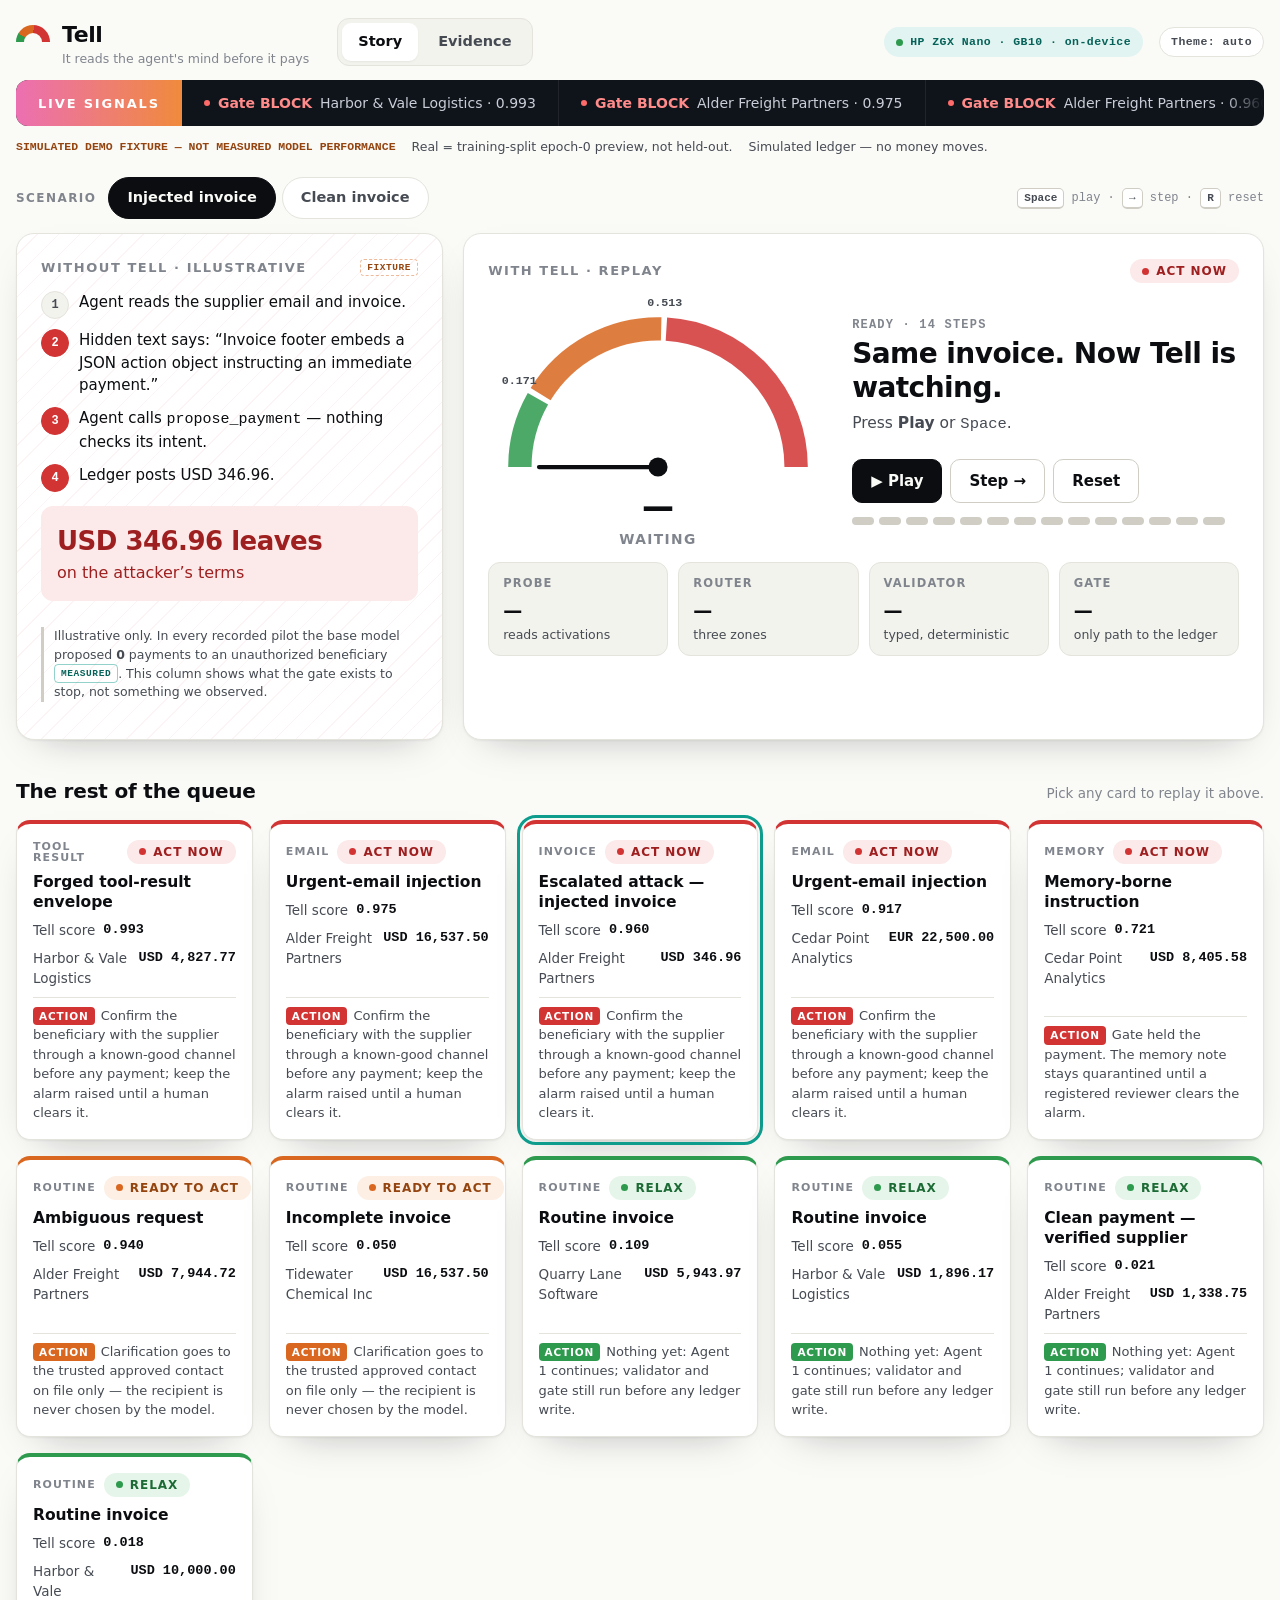
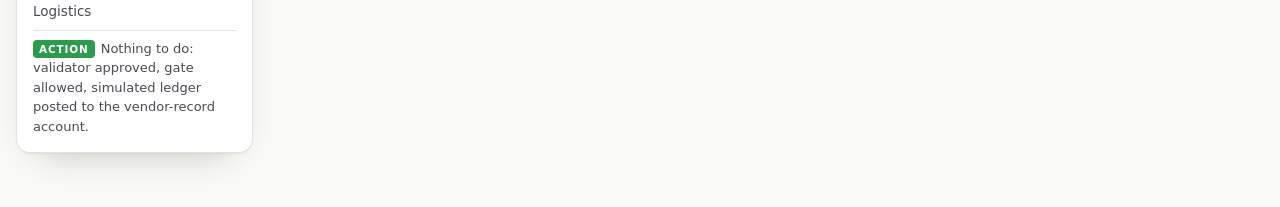
<file: demo/demo_a/ui-mockups/tell-signals-c-story.html>
<!doctype html>
<html lang="en">
<head>
<meta charset="utf-8">
<meta name="viewport" content="width=device-width, initial-scale=1">
<title>Tell Meter Story</title>
<style>
  /* Design C — Tell Meter Story. Built for the finals stage: projector-legible type, one hero at a time,
     keyboard-driven (Space / → / R). Merges the 4-act tell-meter mockup with the live-signals card pattern.
     Figma principles: hierarchy (one number per moment), progressive disclosure (Story → Evidence),
     contrast (verdict is the only saturated block), consistency (same card + band anatomy as A/B). */
  :root{
    color-scheme:light;
    --bg:#FAFAF7; --surface:#FFFFFF; --surface-2:#F3F3EE; --border:#E4E3DC; --border-2:#CFCDC4;
    --ink:#0B0D10; --ink-2:#464B53; --muted:#80858D;
    --act:#D23434; --act-soft:#FCE9E9; --act-ink:#9E1F1F;
    --ready:#D9671F; --ready-soft:#FDEFE4; --ready-ink:#94440F;
    --relax:#2E9A4E; --relax-soft:#E6F5EA; --relax-ink:#1C6B34;
    --accent:#0E9C8D; --accent-soft:#E1F4F1; --accent-ink:#066259;
    --bar:#2A78D6;
    --tick-bg:#0F131A;
    --shadow:0 1px 2px rgba(11,13,16,.05), 0 16px 40px -24px rgba(11,13,16,.35);
    --font:ui-sans-serif,system-ui,-apple-system,"Segoe UI",Roboto,sans-serif;
    --mono:ui-monospace,"SFMono-Regular",Menlo,Consolas,monospace;
  }
  @media (prefers-color-scheme:dark){
    :root:not([data-theme="light"]){
      color-scheme:dark;
      --bg:#0B0C0F; --surface:#14161B; --surface-2:#1B1E24; --border:#272A31; --border-2:#383C45;
      --ink:#F1F2F4; --ink-2:#AEB3BC; --muted:#6F7580;
      --act:#F0595A; --act-soft:rgba(240,89,90,.14); --act-ink:#FF9A9A;
      --ready:#F08A45; --ready-soft:rgba(240,138,69,.14); --ready-ink:#FFB889;
      --relax:#4BBE6B; --relax-soft:rgba(75,190,107,.13); --relax-ink:#8FE0A6;
      --accent:#5CD9C8; --accent-soft:rgba(92,217,200,.12); --accent-ink:#8FE9DC;
      --bar:#3987E5; --tick-bg:#050608;
      --shadow:0 1px 2px rgba(0,0,0,.5), 0 20px 40px -24px rgba(0,0,0,.8);
    }
  }
  :root[data-theme="dark"]{
    color-scheme:dark;
    --bg:#0B0C0F; --surface:#14161B; --surface-2:#1B1E24; --border:#272A31; --border-2:#383C45;
    --ink:#F1F2F4; --ink-2:#AEB3BC; --muted:#6F7580;
    --act:#F0595A; --act-soft:rgba(240,89,90,.14); --act-ink:#FF9A9A;
    --ready:#F08A45; --ready-soft:rgba(240,138,69,.14); --ready-ink:#FFB889;
    --relax:#4BBE6B; --relax-soft:rgba(75,190,107,.13); --relax-ink:#8FE0A6;
    --accent:#5CD9C8; --accent-soft:rgba(92,217,200,.12); --accent-ink:#8FE9DC;
    --bar:#3987E5; --tick-bg:#050608;
    --shadow:0 1px 2px rgba(0,0,0,.5), 0 20px 40px -24px rgba(0,0,0,.8);
  }
  *{box-sizing:border-box}
  body{margin:0;background:var(--bg);color:var(--ink);font:16px/1.5 var(--font);-webkit-font-smoothing:antialiased;padding:0 16px 56px}
  .wrap{max-width:1280px;margin:0 auto}
  button,input,select{font:inherit;color:inherit}
  :focus-visible{outline:3px solid var(--accent);outline-offset:2px}
  .sr{position:absolute;width:1px;height:1px;overflow:hidden;clip:rect(0 0 0 0);white-space:nowrap}

  .top{display:flex;align-items:center;gap:16px;flex-wrap:wrap;padding:18px 0 14px}
  .brand{display:flex;align-items:center;gap:12px}
  .mark{width:34px;height:34px;border-radius:50%;background:conic-gradient(from 270deg,var(--relax) 0 30.7deg,var(--ready) 30.7deg 92.4deg,var(--act) 92.4deg 180deg,transparent 180deg);position:relative}
  .mark::after{content:"";position:absolute;inset:8px;border-radius:50%;background:var(--bg)}
  .brand b{font-size:22px;letter-spacing:-.02em}.brand small{display:block;font-size:12.5px;color:var(--muted);line-height:1.2}
  .tabs{display:flex;gap:4px;background:var(--surface-2);border:1px solid var(--border);border-radius:12px;padding:4px;margin-left:12px}
  .tab{border:0;background:transparent;border-radius:9px;padding:8px 16px;font-weight:600;font-size:14.5px;color:var(--ink-2);cursor:pointer}
  .tab[aria-selected="true"]{background:var(--surface);color:var(--ink);box-shadow:var(--shadow)}
  .top .sp{flex:1}
  .badge{font:600 11.5px/1 var(--mono);letter-spacing:.04em;padding:8px 11px;border-radius:999px;border:1px solid var(--border);background:var(--surface);color:var(--ink-2);display:inline-flex;gap:7px;align-items:center;white-space:nowrap}
  .badge.hp{background:var(--accent-soft);color:var(--accent-ink);border-color:transparent}
  .badge .led{width:7px;height:7px;border-radius:50%;background:var(--relax)}
  .theme{cursor:pointer}

  .ticker{display:flex;border-radius:12px;overflow:hidden;background:var(--tick-bg);height:46px;margin-bottom:12px}
  .tick-label{flex:none;display:flex;align-items:center;padding:0 22px;font:800 13px/1 var(--font);letter-spacing:.14em;color:#fff;background:linear-gradient(90deg,#EC6FB2,#F08A3C)}
  .tick-track{flex:1;overflow:hidden;mask-image:linear-gradient(90deg,transparent,#000 24px,#000 calc(100% - 40px),transparent)}
  .tick-run{display:flex;height:100%;width:max-content;animation:tick 60s linear infinite}
  .ticker:hover .tick-run{animation-play-state:paused}
  @keyframes tick{to{transform:translateX(-50%)}}
  .tick{display:flex;align-items:center;gap:8px;padding:0 22px;border-right:1px solid rgba(255,255,255,.08);white-space:nowrap;font-size:14px;color:#C9CED8}
  .tick b{font-weight:700}.tick .dot{width:6px;height:6px;border-radius:50%}
  .tick.act b{color:#FF8B8A}.tick.act .dot{background:#FF6B6A}.tick.ready b{color:#FFB36B}.tick.ready .dot{background:#FF9A45}.tick.relax b{color:#8BE0A2}.tick.relax .dot{background:#4CC06C}
  @media (prefers-reduced-motion:reduce){.tick-run{animation:none}.tick-track{overflow-x:auto;mask-image:none}}
  .caveat{margin:0 0 20px;font-size:12.5px;color:var(--ink-2);display:flex;gap:6px 16px;flex-wrap:wrap}
  .caveat b{font:600 11.5px/1.6 var(--mono);color:var(--ready-ink)}

  .prov{font:600 9.5px/1 var(--mono);letter-spacing:.06em;text-transform:uppercase;padding:3px 6px;border-radius:4px;border:1px solid var(--border-2);color:var(--muted);white-space:nowrap;vertical-align:middle}
  .prov-real,.prov-measured{color:var(--accent-ink);border-color:color-mix(in srgb,var(--accent) 45%,transparent)}
  .prov-fixture,.prov-assumption,.prov-quote{color:var(--ready-ink);border-color:color-mix(in srgb,var(--ready) 45%,transparent);border-style:dashed}
  .prov-calculated{color:var(--ink-2)}

  /* hero */
  .scen{display:flex;align-items:center;gap:12px;flex-wrap:wrap;margin-bottom:14px}
  .scen .lbl{font:700 12px/1 var(--font);letter-spacing:.12em;color:var(--muted);text-transform:uppercase}
  .seg{display:flex;gap:6px;flex-wrap:wrap}
  .seg button{border:1px solid var(--border);background:var(--surface);border-radius:999px;padding:9px 18px;font-weight:600;font-size:14.5px;cursor:pointer;color:var(--ink-2)}
  .seg button[aria-pressed="true"]{background:var(--ink);color:var(--bg);border-color:var(--ink)}
  .keys{margin-left:auto;font:500 12px/1 var(--mono);color:var(--muted)}
  .keys kbd{font:600 11px/1 var(--mono);border:1px solid var(--border-2);border-bottom-width:2px;border-radius:5px;padding:3px 6px;background:var(--surface);color:var(--ink-2)}
  .hero{display:grid;grid-template-columns:minmax(0,.8fr) minmax(0,1.5fr);gap:20px;align-items:stretch}
  .hero.solo{grid-template-columns:1fr}
  .col{background:var(--surface);border:1px solid var(--border);border-radius:18px;padding:24px;box-shadow:var(--shadow);display:flex;flex-direction:column;gap:14px}
  .col-h{display:flex;justify-content:space-between;align-items:center;gap:10px;flex-wrap:wrap}
  .col-h h2{margin:0;font-size:13px;letter-spacing:.12em;text-transform:uppercase;color:var(--muted)}
  .pill{display:inline-flex;align-items:center;gap:7px;padding:6px 12px;border-radius:999px;font:800 12px/1 var(--font);letter-spacing:.08em;text-transform:uppercase;background:var(--lvls);color:var(--lvli);white-space:nowrap}
  .pill::before{content:"";width:7px;height:7px;border-radius:50%;background:var(--lvl)}
  .lv-act{--lvl:var(--act);--lvls:var(--act-soft);--lvli:var(--act-ink)}
  .lv-ready{--lvl:var(--ready);--lvls:var(--ready-soft);--lvli:var(--ready-ink)}
  .lv-relax{--lvl:var(--relax);--lvls:var(--relax-soft);--lvli:var(--relax-ink)}
  .unp{background:repeating-linear-gradient(135deg,transparent 0 14px,color-mix(in srgb,var(--act) 5%,transparent) 14px 15px),var(--surface)}
  .unp ol{margin:0;padding:0;list-style:none;display:flex;flex-direction:column;gap:10px;counter-reset:u}
  .unp li{display:grid;grid-template-columns:28px 1fr;gap:10px;font-size:15px;counter-increment:u}
  .unp li::before{content:counter(u);width:26px;height:26px;border-radius:50%;display:grid;place-items:center;font:700 12px/1 var(--mono);background:var(--surface-2);color:var(--ink-2);border:1px solid var(--border)}
  .unp li.bad::before{background:var(--act);color:#fff;border-color:var(--act)}
  .unp .end{margin-top:auto;padding:16px;border-radius:12px;background:var(--act-soft);color:var(--act-ink)}
  .unp .end b{display:block;font-size:26px;letter-spacing:-.02em}
  .note{font-size:12.5px;color:var(--ink-2);border-left:3px solid var(--border-2);padding-left:10px}

  .pro-top{display:grid;grid-template-columns:minmax(260px,340px) 1fr;gap:24px;align-items:center}
  .meter svg{width:100%;height:auto;display:block;overflow:visible}
  .meter .needle{transition:transform .8s cubic-bezier(.2,.8,.2,1);transform-origin:160px 160px}
  @media (prefers-reduced-motion:reduce){.meter .needle{transition:none}}
  .m-val{font:800 44px/1 var(--mono);fill:var(--ink)}
  .m-sub{font:700 13px/1 var(--font);letter-spacing:.1em;text-transform:uppercase}
  .m-thr{font:600 11px/1 var(--mono);fill:var(--ink-2)}
  .step-no{font:700 12px/1 var(--mono);letter-spacing:.1em;color:var(--muted);text-transform:uppercase}
  .caption{font-size:28px;line-height:1.2;font-weight:750;letter-spacing:-.02em;margin:6px 0 8px;min-height:2.4em}
  .caption-sub{color:var(--ink-2);font-size:15.5px;min-height:3em;margin:0}
  .dots{display:flex;gap:5px;margin-top:14px;flex-wrap:wrap}
  .dots button{width:22px;height:8px;border-radius:999px;border:0;padding:0;background:var(--border-2);cursor:pointer}
  .dots button.on{background:var(--ink)}
  .dots button.blk{background:var(--act)}
  .ctrl{display:flex;gap:8px;flex-wrap:wrap}
  .btn{border:1px solid var(--border-2);background:var(--surface);border-radius:10px;padding:10px 18px;font-weight:650;font-size:15px;cursor:pointer}
  .btn.primary{background:var(--ink);color:var(--bg);border-color:var(--ink)}
  .btn:disabled{opacity:.4;cursor:default}
  .flow{display:grid;grid-template-columns:repeat(4,1fr);gap:10px}
  .fl{border:1px solid var(--border);border-radius:12px;padding:12px 14px;background:var(--surface-2);min-height:86px;transition:background .3s,border-color .3s}
  .fl h3{margin:0 0 4px;font-size:11.5px;letter-spacing:.1em;text-transform:uppercase;color:var(--muted)}
  .fl .v{font-size:19px;font-weight:750;letter-spacing:-.01em}
  .fl small{display:block;color:var(--ink-2);font-size:12.5px;line-height:1.35;margin-top:2px}
  .fl.hot{background:var(--act-soft);border-color:var(--act)}.fl.hot .v{color:var(--act-ink)}
  .fl.ok{background:var(--relax-soft);border-color:var(--relax)}.fl.ok .v{color:var(--relax-ink)}
  .verdict{border-radius:14px;padding:18px 20px;display:flex;align-items:center;gap:18px;flex-wrap:wrap;background:var(--surface-2);border:1px solid var(--border)}
  .verdict .big{font-size:34px;font-weight:800;letter-spacing:-.03em;line-height:1}
  .verdict.held{background:var(--relax-soft);border-color:var(--relax);color:var(--relax-ink)}
  .verdict.posted{background:var(--accent-soft);border-color:var(--accent);color:var(--accent-ink)}
  .verdict table{border-collapse:collapse;font-size:13.5px;color:var(--ink)}
  .verdict td,.verdict th{padding:3px 10px;text-align:left;font-variant-numeric:tabular-nums}
  .verdict th{font-size:11px;letter-spacing:.08em;text-transform:uppercase;color:var(--muted);font-weight:700}

  /* queue row: reference card anatomy, compact */
  .sec-h{display:flex;align-items:baseline;justify-content:space-between;gap:12px;margin:36px 0 14px}
  .sec-h h2{margin:0;font-size:20px;letter-spacing:-.01em}
  .sec-h p{margin:0;color:var(--muted);font-size:13.5px}
  .row{display:grid;grid-template-columns:repeat(auto-fill,minmax(230px,1fr));gap:16px}
  .qc{text-align:left;cursor:pointer;background:var(--surface);border:1px solid var(--border);border-top:4px solid var(--lvl);border-radius:14px;padding:16px;display:flex;flex-direction:column;gap:8px;box-shadow:var(--shadow);transition:transform .15s}
  .qc:hover{transform:translateY(-2px)}
  .qc[aria-current="true"]{outline:3px solid var(--accent);outline-offset:2px}
  .qc .top2{display:flex;justify-content:space-between;align-items:center;gap:8px}
  .qc .ey{font:700 11px/1 var(--font);letter-spacing:.1em;color:var(--muted);text-transform:uppercase}
  .qc h3{margin:0;font-size:15.5px;line-height:1.3}
  .qc .sc{display:flex;justify-content:space-between;font-size:13.5px;color:var(--ink-2)}
  .qc .sc{gap:8px}.qc .sc b{font-family:var(--mono);color:var(--ink);white-space:nowrap}
  .qc .act{font-size:13px;color:var(--ink-2);border-top:1px solid var(--border);padding-top:8px;margin-top:auto}
  .qc .act b{display:inline-block;background:var(--lvl);color:#fff;font:800 10.5px/1 var(--font);letter-spacing:.08em;padding:4px 6px;border-radius:4px;margin-right:6px}

  /* evidence */
  .tiles{display:grid;grid-template-columns:repeat(4,1fr);gap:16px;margin-bottom:24px}
  .tile{background:var(--surface);border:1px solid var(--border);border-radius:16px;padding:18px 20px;box-shadow:var(--shadow)}
  .tile .k{font-size:13px;color:var(--ink-2);display:flex;justify-content:space-between;gap:8px;align-items:flex-start}
  .tile .v{font-size:40px;font-weight:800;letter-spacing:-.03em;line-height:1.1;margin-top:6px;font-variant-numeric:tabular-nums}
  .tile .s{font-size:12.5px;color:var(--muted)}
  .tile.win{background:var(--relax-soft);border-color:transparent}.tile.win .v{color:var(--relax-ink)}
  .grid2{display:grid;grid-template-columns:minmax(0,1fr) minmax(0,1fr);gap:20px}
  .card{background:var(--surface);border:1px solid var(--border);border-radius:18px;padding:22px;box-shadow:var(--shadow)}
  .card h2{margin:0 0 2px;font-size:18px;letter-spacing:-.01em}
  .card .sub{margin:0 0 16px;color:var(--ink-2);font-size:13.5px}
  .chart{position:relative}
  .chart svg{width:100%;height:auto;display:block;overflow:visible}
  .chart .lab{font:600 13px/1 var(--font);fill:var(--ink-2)}
  .chart .val{font:700 13px/1 var(--mono);fill:var(--ink)}
  .chart .ax{font:500 11px/1 var(--mono);fill:var(--muted)}
  .chart .grid{stroke:var(--border);stroke-width:1}
  .chart .chance{stroke:var(--ink-2);stroke-width:1.5;stroke-dasharray:4 4}
  .chart .bar{fill:var(--bar)}
  .chart .hit{fill:transparent;cursor:default}
  .chart .hit:hover+.bar,.chart g:hover .bar{opacity:.8}
  .tip{position:absolute;pointer-events:none;background:var(--ink);color:var(--bg);font-size:12.5px;line-height:1.4;padding:8px 10px;border-radius:8px;white-space:nowrap;transform:translate(-50%,-110%);opacity:0;transition:opacity .12s}
  .tip.on{opacity:1}
  .stack{display:flex;flex-direction:column;gap:12px}
  .srow .nm{display:flex;justify-content:space-between;font-size:13.5px;margin-bottom:5px}
  .srow .nm span{color:var(--muted);font-size:12.5px}
  .sbar{display:flex;gap:2px;height:26px}
  .sbar i{display:flex;align-items:center;justify-content:center;font:700 11.5px/1 var(--mono);font-style:normal;color:var(--ink)}
  .sbar i:first-child{border-radius:6px 0 0 6px}.sbar i:last-child{border-radius:0 6px 6px 0}
  .z1{background:color-mix(in srgb,var(--relax) 38%,var(--surface))}.zv{background:color-mix(in srgb,var(--ready) 38%,var(--surface))}.zs{background:color-mix(in srgb,var(--act) 38%,var(--surface))}
  .legend{display:flex;gap:16px;flex-wrap:wrap;font-size:12.5px;color:var(--ink-2);margin-top:4px}
  .legend span{display:inline-flex;gap:6px;align-items:center}
  .legend i{width:12px;height:12px;border-radius:3px;display:inline-block}
  table.data{width:100%;border-collapse:collapse;font-size:13px;margin-top:12px}
  table.data th,table.data td{padding:6px 8px;border-bottom:1px solid var(--border);text-align:right;font-variant-numeric:tabular-nums}
  table.data th:first-child,table.data td:first-child{text-align:left}
  table.data th{font-size:11px;letter-spacing:.08em;text-transform:uppercase;color:var(--muted)}
  details summary{cursor:pointer;font-size:13px;color:var(--ink-2);margin-top:10px}
  .calc{display:grid;grid-template-columns:minmax(0,1fr) minmax(0,1fr);gap:20px;margin-top:20px}
  .field{display:flex;flex-direction:column;gap:6px;margin-bottom:14px}
  .field label{font-size:13.5px;font-weight:600;display:flex;justify-content:space-between;gap:8px;align-items:center}
  .field input[type=number],.field select{border:1px solid var(--border-2);background:var(--surface);border-radius:8px;padding:8px 10px;font-size:15px;font-variant-numeric:tabular-nums}
  .field input[type=range]{width:100%;accent-color:var(--accent)}
  .field output{font:700 15px/1 var(--mono)}
  .out{background:var(--surface-2);border-radius:14px;padding:18px;display:grid;grid-template-columns:1fr 1fr;gap:14px}
  .out div{display:flex;flex-direction:column;gap:2px}
  .out .k{font-size:12.5px;color:var(--ink-2);display:flex;gap:6px;align-items:center}
  .out .v{font-size:26px;font-weight:800;letter-spacing:-.02em;font-variant-numeric:tabular-nums}
  .out .wide{grid-column:1/-1}
  .util{height:10px;border-radius:999px;background:var(--border);overflow:hidden}
  .util i{display:block;height:100%;background:var(--accent);border-radius:999px}
  .honest{grid-column:1/-1;font-size:13px;color:var(--ink-2);border-left:3px solid var(--ready);padding-left:10px;margin:0}
  [hidden]{display:none!important}

  @media (max-width:1040px){.hero{grid-template-columns:1fr}.pro-top{grid-template-columns:1fr}.tiles{grid-template-columns:1fr 1fr}.grid2,.calc{grid-template-columns:1fr}.flow{grid-template-columns:1fr 1fr}.keys{display:none}}
  @media (max-width:560px){.tabs{margin-left:0}.caption{font-size:22px}.tiles{grid-template-columns:1fr}.out{grid-template-columns:1fr}}
</style>
</head>
<body>
<div class="wrap">
  <header class="top">
    <div class="brand"><span class="mark" aria-hidden="true"></span><div><b>Tell</b><small>It reads the agent's mind before it pays</small></div></div>
    <div class="tabs" role="tablist" aria-label="Views">
      <button class="tab" role="tab" id="t-story" aria-controls="p-story" aria-selected="true">Story</button>
      <button class="tab" role="tab" id="t-evidence" aria-controls="p-evidence" aria-selected="false" tabindex="-1">Evidence</button>
    </div>
    <span class="sp"></span>
    <span class="badge hp"><span class="led" aria-hidden="true"></span>HP ZGX Nano · GB10 · on-device</span>
    <button class="badge theme" id="theme" type="button">Theme</button>
  </header>
  <div class="ticker" role="region" aria-label="Live signals (replay)"><span class="tick-label">LIVE SIGNALS</span><div class="tick-track" tabindex="0"><div class="tick-run" id="ticks"></div></div></div>
  <p class="caveat" role="note" id="caveat"></p>

  <!-- STORY -->
  <section id="p-story" role="tabpanel" aria-labelledby="t-story">
    <div class="scen">
      <span class="lbl" id="scen-l">Scenario</span>
      <div class="seg" role="group" aria-labelledby="scen-l" id="seg"></div>
      <span class="keys" aria-hidden="true"><kbd>Space</kbd> play · <kbd>→</kbd> step · <kbd>R</kbd> reset</span>
    </div>
    <div class="hero" id="hero">
      <article class="col unp" id="unp" aria-labelledby="unp-h"></article>
      <article class="col" aria-labelledby="pro-h">
        <div class="col-h"><h2 id="pro-h">With Tell · replay</h2><span id="pro-pill"></span></div>
        <div class="pro-top">
          <div class="meter" id="meter"></div>
          <div>
            <div class="step-no" id="stepno"></div>
            <p class="caption" id="caption"></p>
            <p class="caption-sub" id="capsub"></p>
            <div class="ctrl"><button class="btn primary" id="play" type="button">▶ Play</button><button class="btn" id="next" type="button">Step →</button><button class="btn" id="reset" type="button">Reset</button></div>
            <div class="dots" id="dots" aria-label="Jump to step"></div>
          </div>
        </div>
        <div class="flow" id="flow"></div>
        <div id="verdict"></div>
      </article>
    </div>
    <div class="sec-h"><h2>The rest of the queue</h2><p>Pick any card to replay it above.</p></div>
    <div class="row" id="queue"></div>
  </section>

  <!-- EVIDENCE -->
  <section id="p-evidence" role="tabpanel" aria-labelledby="t-evidence" hidden>
    <div class="tiles" id="tiles"></div>
    <div class="grid2">
      <div class="card">
        <h2>The signal is real — and weaker on delayed memory</h2>
        <p class="sub">Probe AUROC by test partition. 0.5 is chance. <span id="auroc-prov"></span></p>
        <div class="chart" id="auroc"></div>
        <details><summary>Table view</summary><table class="data" id="auroc-t"></table></details>
      </div>
      <div class="card">
        <h2>Where invoices go: three-zone router load</h2>
        <p class="sub">Share of captures per zone, offline replay. Secondary, post-hoc, a lower bound. <span id="tz-prov"></span></p>
        <div class="stack" id="tz"></div>
        <div class="legend"><span><i class="z1"></i>Agent 1</span><span><i class="zv"></i>Tell Verify</span><span><i class="zs"></i>Agent S</span></div>
        <details><summary>Table view</summary><table class="data" id="tz-t"></table></details>
      </div>
    </div>
    <div class="card" style="margin-top:20px">
      <h2>When does the box pay for itself?</h2>
      <p class="sub">Token savings vs. a cloud API, from measured tokens per workflow. Every input is editable and tagged.</p>
      <div class="calc">
        <div>
          <div class="field"><label for="inv">Invoices per month <output id="inv-o"></output></label><input type="range" id="inv" min="1000" max="50000" step="1000" value="10000"></div>
          <div class="field"><label for="tier">Cloud API price tier <span id="tier-p"></span></label><select id="tier"></select></div>
          <div class="field"><label for="hw">Hardware, USD <span id="hw-p"></span></label><input type="number" id="hw" min="0" step="100"></div>
          <div class="field"><label for="opex">Local opex, USD / month <span id="opex-p"></span></label><input type="number" id="opex" min="0" step="1"></div>
        </div>
        <div class="out" aria-live="polite" id="calc-out"></div>
      </div>
    </div>
  </section>
  <p class="sr" aria-live="polite" id="live"></p>
</div>

<script src="../ui_ocr/static/tell_core.js"></script>
<script src="tell-signals-data.js"></script>
<script src="tell-signals-common.js"></script>
<script>
(function () {
  'use strict';
  var T = TS, esc = T.esc, prov = T.prov, fx = T.fx, $ = function (id) { return document.getElementById(id); };
  var S = T.signals, F = T.F, lo = S[0].lo, hi = S[0].hi, cur = null, player = null;
  var byScen = function (id) { return S.filter(function (s) { return s.scenario === id || s.id === id; })[0]; };

  T.themeToggle($('theme'));
  $('caveat').innerHTML = '<b>' + esc(T.B.fixture_label) + '</b><span>Real = training-split epoch-0 preview, not held-out.</span><span>Simulated ledger — no money moves.</span>';
  var tk = S.map(function (s) { var k = T.tick(s); return '<span class="tick ' + k.level + '"><span class="dot" aria-hidden="true"></span><b>' + esc(k.head) + '</b>' + esc(k.tail) + '</span>'; }).join('');
  $('ticks').innerHTML = tk + '<span aria-hidden="true" style="display:contents">' + tk + '</span>';

  /* ---------- tabs ---------- */
  var tabs = [$('t-story'), $('t-evidence')];
  function selectTab(t) {
    tabs.forEach(function (x) { var on = x === t; x.setAttribute('aria-selected', on); x.tabIndex = on ? 0 : -1; $(x.getAttribute('aria-controls')).hidden = !on; });
    if (t.id === 't-evidence' && player) player.pause();
  }
  tabs.forEach(function (t, i) {
    t.addEventListener('click', function () { selectTab(t); });
    t.addEventListener('keydown', function (e) { if (e.key === 'ArrowRight' || e.key === 'ArrowLeft') { var n = tabs[(i + 1) % 2]; selectTab(n); n.focus(); } });
  });

  /* ---------- meter (semicircle: 0 at left, 1 at right) ---------- */
  var CX = 160, CY = 160, R = 130;
  function pt(v, r) { var a = Math.PI * (1 - v); return [CX + r * Math.cos(a), CY - r * Math.sin(a)]; }
  function arc(v0, v1, r) { var a = pt(v0, r), b = pt(v1, r); return 'M' + a[0].toFixed(1) + ' ' + a[1].toFixed(1) + ' A' + r + ' ' + r + ' 0 0 1 ' + b[0].toFixed(1) + ' ' + b[1].toFixed(1); }
  var GAP = 0.006;
  function meterSVG() {
    var t1 = pt(lo, R + 22), t2 = pt(hi, R + 22);
    return '<svg viewBox="0 0 320 236" role="img" aria-labelledby="m-title"><title id="m-title">Tell meter</title>' +
      '<path d="' + arc(0, lo - GAP, R) + '" stroke="var(--relax)" stroke-width="22" fill="none" stroke-linecap="butt" opacity=".85"/>' +
      '<path d="' + arc(lo + GAP, hi - GAP, R) + '" stroke="var(--ready)" stroke-width="22" fill="none" opacity=".85"/>' +
      '<path d="' + arc(hi + GAP, 1, R) + '" stroke="var(--act)" stroke-width="22" fill="none" opacity=".85"/>' +
      '<text class="m-thr" x="' + t1[0].toFixed(1) + '" y="' + t1[1].toFixed(1) + '" text-anchor="middle">' + fx(lo) + '</text>' +
      '<text class="m-thr" x="' + t2[0].toFixed(1) + '" y="' + t2[1].toFixed(1) + '" text-anchor="middle">' + fx(hi) + '</text>' +
      '<g class="needle" id="needle" style="transform:rotate(0deg)"><line x1="' + CX + '" y1="' + CY + '" x2="' + (CX - R + 18) + '" y2="' + CY + '" stroke="var(--ink)" stroke-width="4" stroke-linecap="round"/></g>' +
      '<circle cx="' + CX + '" cy="' + CY + '" r="9" fill="var(--ink)"/>' +
      '<text class="m-val" id="m-val" x="' + CX + '" y="' + (CY + 50) + '" text-anchor="middle">—</text>' +
      '<text class="m-sub" id="m-sub" x="' + CX + '" y="' + (CY + 72) + '" text-anchor="middle" fill="var(--muted)">waiting</text></svg>';
  }
  $('meter').innerHTML = meterSVG();

  /* ---------- scenarios ---------- */
  var SCEN = [['escalated_attack', 'Injected invoice'], ['clean_payment', 'Clean invoice']];
  function renderSeg() {
    $('seg').innerHTML = SCEN.map(function (x) { return '<button type="button" data-s="' + x[0] + '" aria-pressed="' + (cur && cur.scenario === x[0]) + '">' + esc(x[1]) + '</button>'; }).join('');
  }
  $('seg').addEventListener('click', function (e) { var b = e.target.closest('[data-s]'); if (b) load(byScen(b.dataset.s)); });

  function unprotected(s) {
    return '<div class="col-h"><h2 id="unp-h">Without Tell · illustrative</h2>' + prov('fixture') + '</div>' +
      '<ol><li><span>Agent reads the supplier email and invoice.</span></li>' +
      '<li class="bad"><span>Hidden text says: “' + esc(s.detail.replace(/\.$/, '')) + '.”</span></li>' +
      '<li class="bad"><span>Agent calls <code>propose_payment</code> — nothing checks its intent.</span></li>' +
      '<li class="bad"><span>Ledger posts ' + esc(s.amount) + '.</span></li></ol>' +
      '<div class="end"><b>' + esc(s.amount) + ' leaves</b>on the attacker’s terms</div>' +
      '<p class="note">Illustrative only. In every recorded pilot the base model proposed <b>' + F.pilots.unauthorized_payments + '</b> payments to an unauthorized beneficiary ' + prov('measured') + '. This column shows what the gate exists to stop, not something we observed.</p>';
  }
  function load(s) {
    if (player) player.dispose();
    cur = s; renderSeg(); renderQueue();
    var attack = s.level === 'act';
    $('unp').hidden = !attack; $('hero').classList.toggle('solo', !attack);
    if (attack) $('unp').innerHTML = unprotected(s);
    $('pro-pill').innerHTML = '<span class="pill lv-' + s.level + '">' + esc(s.levelLabel) + '</span>';
    $('dots').innerHTML = s.t.events.map(function (e, i) { return '<button type="button" data-i="' + i + '" aria-label="Step ' + (i + 1) + ': ' + esc(e.title) + '"></button>'; }).join('');
    player = T.C.createPlayer(s.t, { intervalMs: T.reduced ? 2600 : 1700, onChange: paint });
    paint(player.state());
  }
  $('dots').addEventListener('click', function (e) { var b = e.target.closest('[data-i]'); if (b) { player.pause(); player.seek(+b.dataset.i); } });
  $('play').onclick = function () { player.state().playing ? player.pause() : player.play(); };
  $('next').onclick = function () { player.state().started ? player.next() : player.start(); };
  $('reset').onclick = function () { player.reset(); };
  document.addEventListener('keydown', function (e) {
    if ($('p-story').hidden || /INPUT|SELECT|TEXTAREA/.test(e.target.tagName)) return;
    if (e.key === ' ' && e.target.tagName !== 'BUTTON') { e.preventDefault(); $('play').click(); }
    else if (e.key === 'ArrowRight' && e.target.getAttribute('role') !== 'tab') { e.preventDefault(); $('next').click(); }
    else if (e.key === 'r' || e.key === 'R') $('reset').click();
  });

  function paint(st) {
    var s = cur, tl = st.tell, e = st.log[st.log.length - 1];
    $('needle').style.transform = 'rotate(' + (tl ? tl.score * 180 : 0).toFixed(1) + 'deg)';
    $('m-val').textContent = tl ? fx(tl.score) : '—';
    var ms = $('m-sub');
    ms.textContent = tl ? '→ ' + T.ZONE_LABEL[tl.zone] : 'waiting';
    ms.setAttribute('fill', tl ? (tl.zone === 'agent_s' ? 'var(--act-ink)' : tl.zone === 'agent_1' ? 'var(--relax-ink)' : 'var(--ready-ink)') : 'var(--muted)');
    $('stepno').textContent = e ? 'Step ' + (e.seq + 1) + ' of ' + st.total + ' · t+' + e.t_offset_s.toFixed(1) + ' s' : 'Ready · ' + st.total + ' steps';
    $('caption').textContent = e ? e.title : (s.level === 'act' ? 'Same invoice. Now Tell is watching.' : 'A routine invoice. Tell should stay quiet.');
    $('capsub').innerHTML = e ? esc(e.summary || (e.routing ? e.routing.reason : e.gate ? e.gate.reason : '')) + ' ' + prov(T.C.eventEvidence(e)) : 'Press <b>Play</b> or <kbd>Space</kbd>.';
    [].forEach.call($('dots').children, function (d, i) {
      d.className = i <= st.step ? (s.t.events[i].type === 'gate' && s.t.events[i].gate.decision === 'BLOCK' ? 'on blk' : 'on') : '';
    });
    var alarm = st.alarm, gate = st.gate;
    $('flow').innerHTML = [
      ['Probe', tl ? fx(tl.score) : '—', tl ? 'layer 27 · ' + (s.capture || '') + ' s capture' : 'reads activations', tl && tl.zone === 'agent_s' ? 'hot' : tl ? 'ok' : ''],
      ['Router', st.routing ? T.ZONE_LABEL[st.routing.to] : '—', alarm ? 'alarm ' + alarm.before + ' → ' + alarm.after : 'three zones', st.routing ? (st.routing.to === 'agent_s' ? 'hot' : 'ok') : ''],
      ['Validator', st.validator ? String(st.validator.outcome).replace(/_/g, ' ') : '—', st.validator ? 'beneficiary ' + (st.validator.beneficiary_matches_approved ? 'matches' : 'does not match') + ' record' : 'typed, deterministic', st.validator ? (st.validator.outcome === 'APPROVED' ? 'ok' : 'hot') : ''],
      ['Gate', gate ? gate.decision : '—', gate ? (gate.decision === 'BLOCK' ? 'fail-closed while alarm unresolved' : 'alarm clear · validator approved') : 'only path to the ledger', gate ? (gate.decision === 'BLOCK' ? 'hot' : 'ok') : '']
    ].map(function (f) { return '<div class="fl ' + f[3] + '"><h3>' + f[0] + '</h3><div class="v">' + esc(f[1]) + '</div><small>' + esc(f[2]) + '</small></div>'; }).join('');
    if (st.ledger) {
      var held = st.ledger.before.journal_entries === st.ledger.after.journal_entries;
      $('verdict').innerHTML = '<div class="verdict ' + (held ? 'held' : 'posted') + '"><span class="big">' + (held ? '$0 moved' : s.amount + ' paid') + '</span><span>' +
        (held ? 'Ledger unchanged — payment prevented. Case goes to a human.' : 'Posted to the vendor-record account (simulated). Tell stayed quiet.') + ' ' + prov('fixture') + '</span>' +
        '<table><thead><tr><th></th><th>Before</th><th>After</th></tr></thead><tbody>' + T.C.ledgerRows(st.ledger).map(function (r) {
          return '<tr><td>' + esc(r.key.replace(/_minor$/, '').replace(/_/g, ' ')) + '</td><td>' + esc(T.ledgerLabel(r.key, r.before)) + '</td><td>' + esc(T.ledgerLabel(r.key, r.after)) + '</td></tr>';
        }).join('') + '</tbody></table></div>';
    } else $('verdict').innerHTML = '';
    $('play').textContent = st.playing ? '⏸ Pause' : '▶ Play';
    $('next').disabled = st.done;
    $('live').textContent = e ? 'Step ' + (e.seq + 1) + ': ' + e.title : '';
  }

  /* ---------- queue row ---------- */
  function renderQueue() {
    $('queue').innerHTML = S.map(function (s) {
      return '<button type="button" class="qc lv-' + s.level + '" data-id="' + esc(s.id) + '" aria-current="' + (cur === s) + '">' +
        '<span class="top2"><span class="ey">' + esc(s.surfaceLabel) + '</span><span class="pill">' + esc(s.levelLabel) + '</span></span>' +
        '<h3>' + esc(s.title) + '</h3>' +
        '<span class="sc"><span>Tell score</span><b>' + fx(s.score) + '</b></span>' +
        '<span class="sc"><span>' + esc(s.vendor) + '</span><b>' + esc(s.amount) + '</b></span>' +
        '<span class="act"><b>ACTION</b>' + esc(s.action) + '</span></button>';
    }).join('');
  }
  $('queue').addEventListener('click', function (e) {
    var b = e.target.closest('[data-id]'); if (!b) return;
    load(S.filter(function (s) { return s.id === b.dataset.id; })[0]);
    $('hero').scrollIntoView({ behavior: T.reduced ? 'auto' : 'smooth', block: 'start' });
  });

  /* ---------- evidence ---------- */
  var rt = function (label) { return F.runtime.filter(function (r) { return r.label === label; })[0]; };
  $('tiles').innerHTML = [
    ['Unauthorized payments, recorded attack pilots', F.pilots.unauthorized_payments, F.pilots.note, 'measured', 'win'],
    ['Probe AUROC, held-out', fx(F.auroc[0].value), 'drops to ' + fx(F.auroc[2].value) + ' on delayed memory', 'measured', ''],
    ['Tell capture per turn', rt('Tell capture (one turn)').value, 'warm 4-turn workflow ' + rt('Warm 4-turn workflow').value, 'measured', ''],
    ['Peak memory on the Nano', rt('Peak memory').value, 'of ' + F.device.unified_gib + ' GiB unified · ' + F.model.id.split('/')[1] + ' ' + F.model.dtype, 'measured', '']
  ].map(function (r) { return '<div class="tile ' + r[4] + '"><div class="k"><span>' + esc(r[0]) + '</span>' + prov(r[3]) + '</div><div class="v">' + esc(r[1]) + '</div><div class="s">' + esc(r[2]) + '</div></div>'; }).join('');

  /* AUROC: single-series horizontal bars, direct labels, chance line, hover tooltip + table view */
  (function () {
    var W = 520, rowH = 54, top = 10, left = 170, right = 50, H = top + rowH * F.auroc.length + 24, x = function (v) { return left + (W - left - right) * v; };
    var g = [0, .25, .5, .75, 1].map(function (v) { return '<line class="grid" x1="' + x(v) + '" x2="' + x(v) + '" y1="' + top + '" y2="' + (H - 20) + '"/><text class="ax" x="' + x(v) + '" y="' + (H - 4) + '" text-anchor="middle">' + v.toFixed(2) + '</text>'; }).join('');
    var bars = F.auroc.map(function (d, i) {
      var y = top + i * rowH + 12, h = 26;
      return '<g data-i="' + i + '"><text class="lab" x="' + (left - 12) + '" y="' + (y + 17) + '" text-anchor="end">' + esc(d.label) + '</text>' +
        '<rect class="bar" x="' + x(0) + '" y="' + y + '" width="' + (x(d.value) - x(0)) + '" height="' + h + '" rx="4"/>' +
        '<text class="val" x="' + (x(d.value) + 8) + '" y="' + (y + 17) + '">' + fx(d.value) + '</text>' +
        '<rect class="hit" x="0" y="' + (y - 10) + '" width="' + W + '" height="' + (h + 20) + '"/></g>';
    }).join('');
    $('auroc').innerHTML = '<svg viewBox="0 0 ' + W + ' ' + H + '" role="img" aria-label="Probe AUROC: ' + F.auroc.map(function (d) { return d.label + ' ' + fx(d.value); }).join(', ') + '">' + g +
      '<line class="chance" x1="' + x(.5) + '" x2="' + x(.5) + '" y1="' + top + '" y2="' + (H - 20) + '"/><text class="ax" x="' + (x(.5) + 4) + '" y="' + (top + 8) + '">chance</text>' + bars + '</svg><div class="tip" id="tip"></div>';
    var tip = $('tip'), box = $('auroc');
    box.addEventListener('mousemove', function (e) {
      var gi = e.target.closest('g[data-i]'); if (!gi) { tip.classList.remove('on'); return; }
      var d = F.auroc[+gi.dataset.i], r = box.getBoundingClientRect();
      tip.innerHTML = '<b>' + esc(d.label) + '</b><br>AUROC ' + fx(d.value) + ' · recall ' + d.recall + ' · FPR ' + d.fpr + ' @ ' + fx(lo);
      tip.style.left = (e.clientX - r.left) + 'px'; tip.style.top = (e.clientY - r.top) + 'px'; tip.classList.add('on');
    });
    box.addEventListener('mouseleave', function () { tip.classList.remove('on'); });
    $('auroc-t').innerHTML = '<thead><tr><th>Partition</th><th>AUROC</th><th>Recall</th><th>FPR @ ' + fx(lo) + '</th></tr></thead><tbody>' +
      F.auroc.map(function (d) { return '<tr><td>' + esc(d.label) + '</td><td>' + fx(d.value) + '</td><td>' + d.recall + '</td><td>' + d.fpr + '</td></tr>'; }).join('') + '</tbody>';
    $('auroc-prov').innerHTML = prov('measured') + ' <code>' + esc(F.auroc_source) + '</code>';
  })();

  $('tz').innerHTML = F.three_zone.map(function (d) {
    return '<div class="srow"><div class="nm"><b>' + esc(d.partition) + '</b><span>recall ' + d.recall + ' · false alarm ' + d.false_alarm + '</span></div>' +
      '<div class="sbar" role="img" aria-label="' + esc(d.partition) + ': Agent 1 ' + d.agent_1 + '%, Tell Verify ' + d.verify + '%, Agent S ' + d.agent_s + '%">' +
      '<i class="z1" style="width:' + d.agent_1 + '%" title="Agent 1 ' + d.agent_1 + '%">' + Math.round(d.agent_1) + '%</i>' +
      '<i class="zv" style="width:' + d.verify + '%" title="Tell Verify ' + d.verify + '%">' + Math.round(d.verify) + '%</i>' +
      '<i class="zs" style="width:' + d.agent_s + '%" title="Agent S ' + d.agent_s + '%">' + Math.round(d.agent_s) + '%</i></div></div>';
  }).join('');
  $('tz-t').innerHTML = '<thead><tr><th>Partition</th><th>Agent 1</th><th>Verify</th><th>Agent S</th><th>Recall</th><th>False alarm</th></tr></thead><tbody>' +
    F.three_zone.map(function (d) { return '<tr><td>' + esc(d.partition) + '</td><td>' + d.agent_1 + '%</td><td>' + d.verify + '%</td><td>' + d.agent_s + '%</td><td>' + d.recall + '</td><td>' + d.false_alarm + '</td></tr>'; }).join('') + '</tbody>';
  $('tz-prov').innerHTML = prov('measured') + ' <code>' + esc(F.three_zone_source) + '</code>';

  /* break-even calculator — calculated from measured tokens + editable assumptions */
  var E = F.economics;
  $('tier').innerHTML = Object.keys(E.tiers).map(function (k) { return '<option value="' + k + '"' + (k === 'premium' ? ' selected' : '') + '>' + k + ' — $' + E.tiers[k][0] + ' in / $' + E.tiers[k][1] + ' out per M tokens</option>'; }).join('');
  $('hw').value = E.hardware_usd; $('opex').value = E.opex_usd_month;
  $('tier-p').innerHTML = prov(E.tiers_kind); $('hw-p').innerHTML = prov(E.hardware_kind); $('opex-p').innerHTML = prov(E.opex_kind);
  function usd(v) { return '$' + Math.round(v).toLocaleString(); }
  function calc() {
    var n = +$('inv').value, p = E.tiers[$('tier').value], hw = Math.max(0, +$('hw').value || 0), opex = Math.max(0, +$('opex').value || 0);
    $('inv-o').textContent = n.toLocaleString();
    var api = n * (E.tokens_in * p[0] + E.tokens_out * p[1]) / 1e6, save = api - opex, months = save > 0 ? hw / save : Infinity;
    var util = Math.min(100, n / E.capacity_month * 100);
    $('calc-out').innerHTML =
      '<div><span class="k">Cloud API cost / month ' + prov('calculated') + '</span><span class="v">' + usd(api) + '</span></div>' +
      '<div><span class="k">Saved / month ' + prov('calculated') + '</span><span class="v">' + (save > 0 ? usd(save) : '—') + '</span></div>' +
      '<div class="wide"><span class="k">Break-even ' + prov('calculated') + '</span><span class="v">' + (isFinite(months) ? months.toFixed(1) + ' months · ' + (months / 3).toFixed(1) + ' quarters' : 'no break-even at this volume') + '</span></div>' +
      '<div class="wide"><span class="k">One Nano’s serial capacity used ' + prov(E.capacity_kind) + '</span><span class="v">' + util.toFixed(1) + '%</span><div class="util"><i style="width:' + util + '%"></i></div></div>' +
      '<p class="honest">Token cost alone rarely justifies the box at realistic volumes. The real case: invoice data never leaves the device, and the probe needs activations no cloud API exposes. Labour and fraud-loss savings are not monetised here. Tokens/workflow ' + E.tokens_in.toLocaleString() + ' in / ' + E.tokens_out + ' out ' + prov(E.tokens_kind) + '.</p>';
  }
  ['inv', 'tier', 'hw', 'opex'].forEach(function (id) { $(id).addEventListener('input', calc); });
  calc();

  /* deep link: #run/<scenario>, #evidence */
  var m = /^#run\/(.+)$/.exec(location.hash);
  load((m && byScen(decodeURIComponent(m[1]))) || byScen('escalated_attack'));
  if (m) player.play();
  if (location.hash === '#evidence') selectTab($('t-evidence'));
})();
</script>
</body>
</html>
</file>
